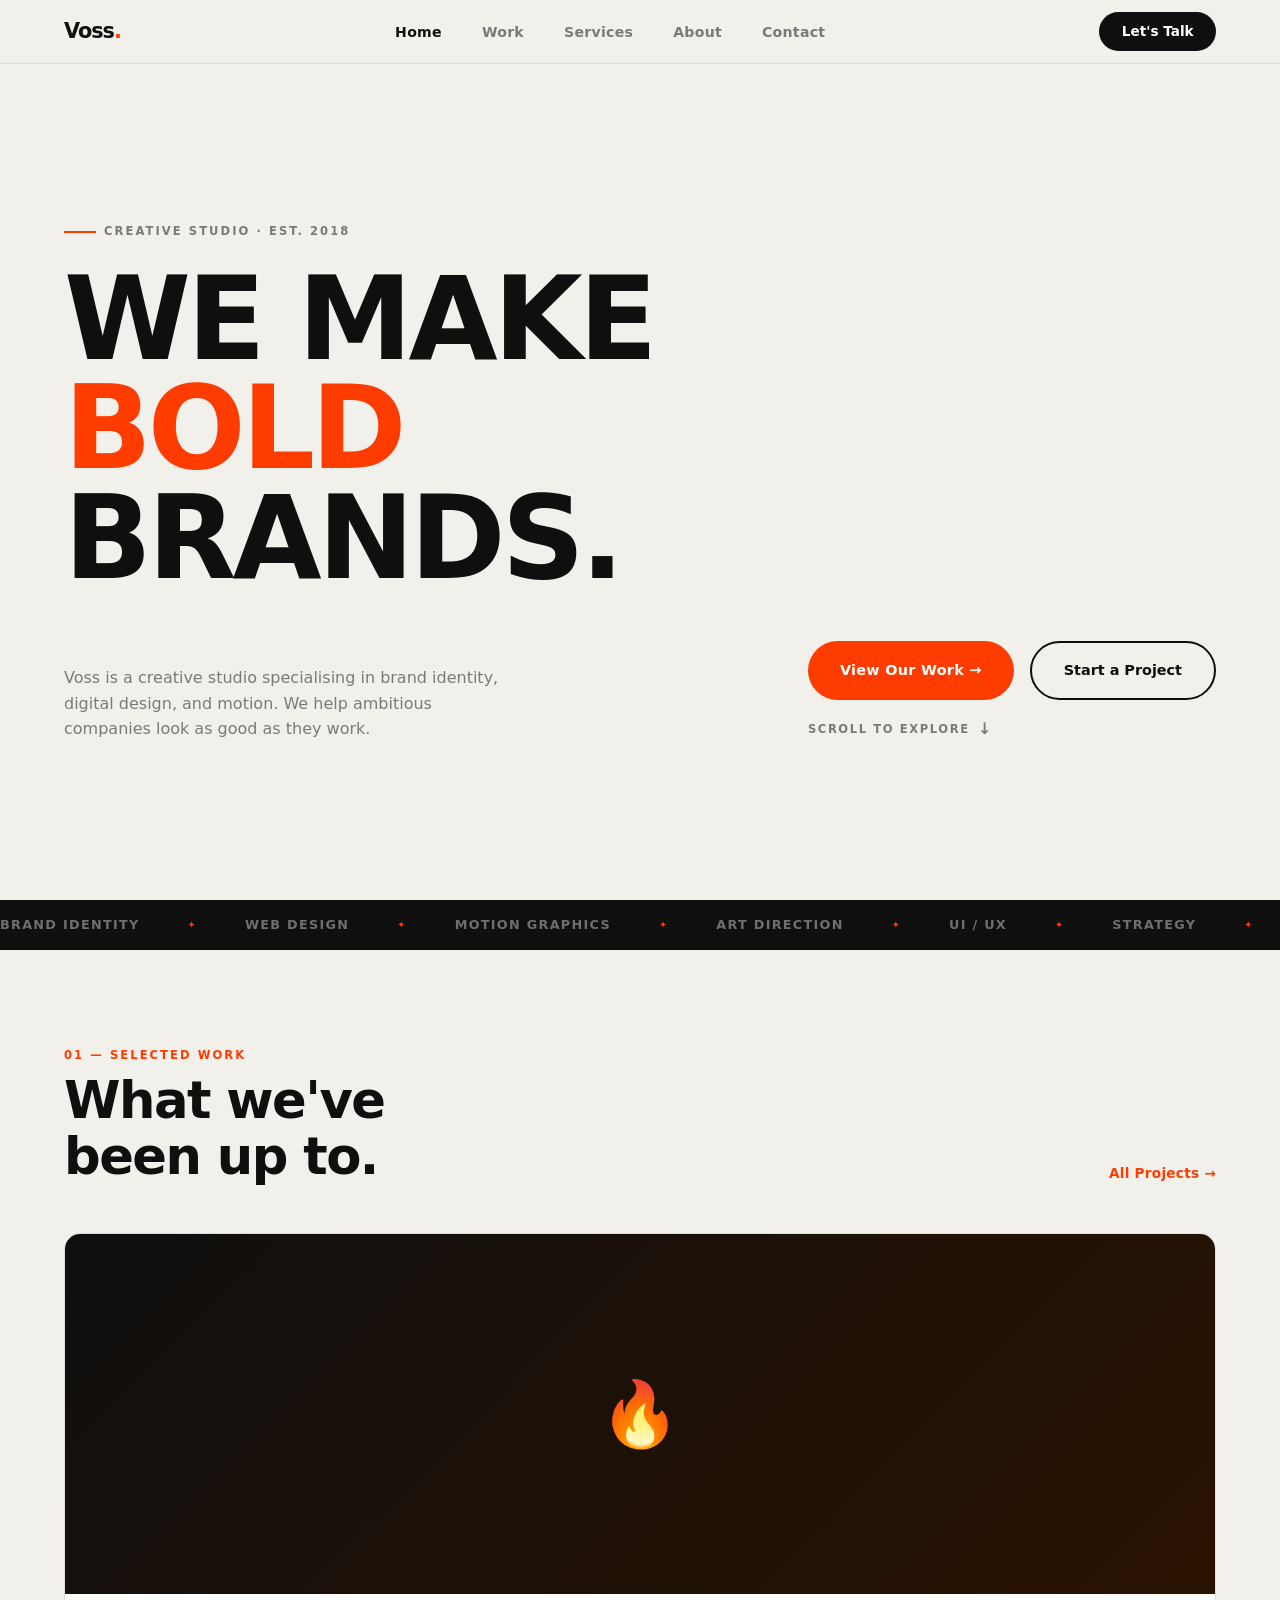
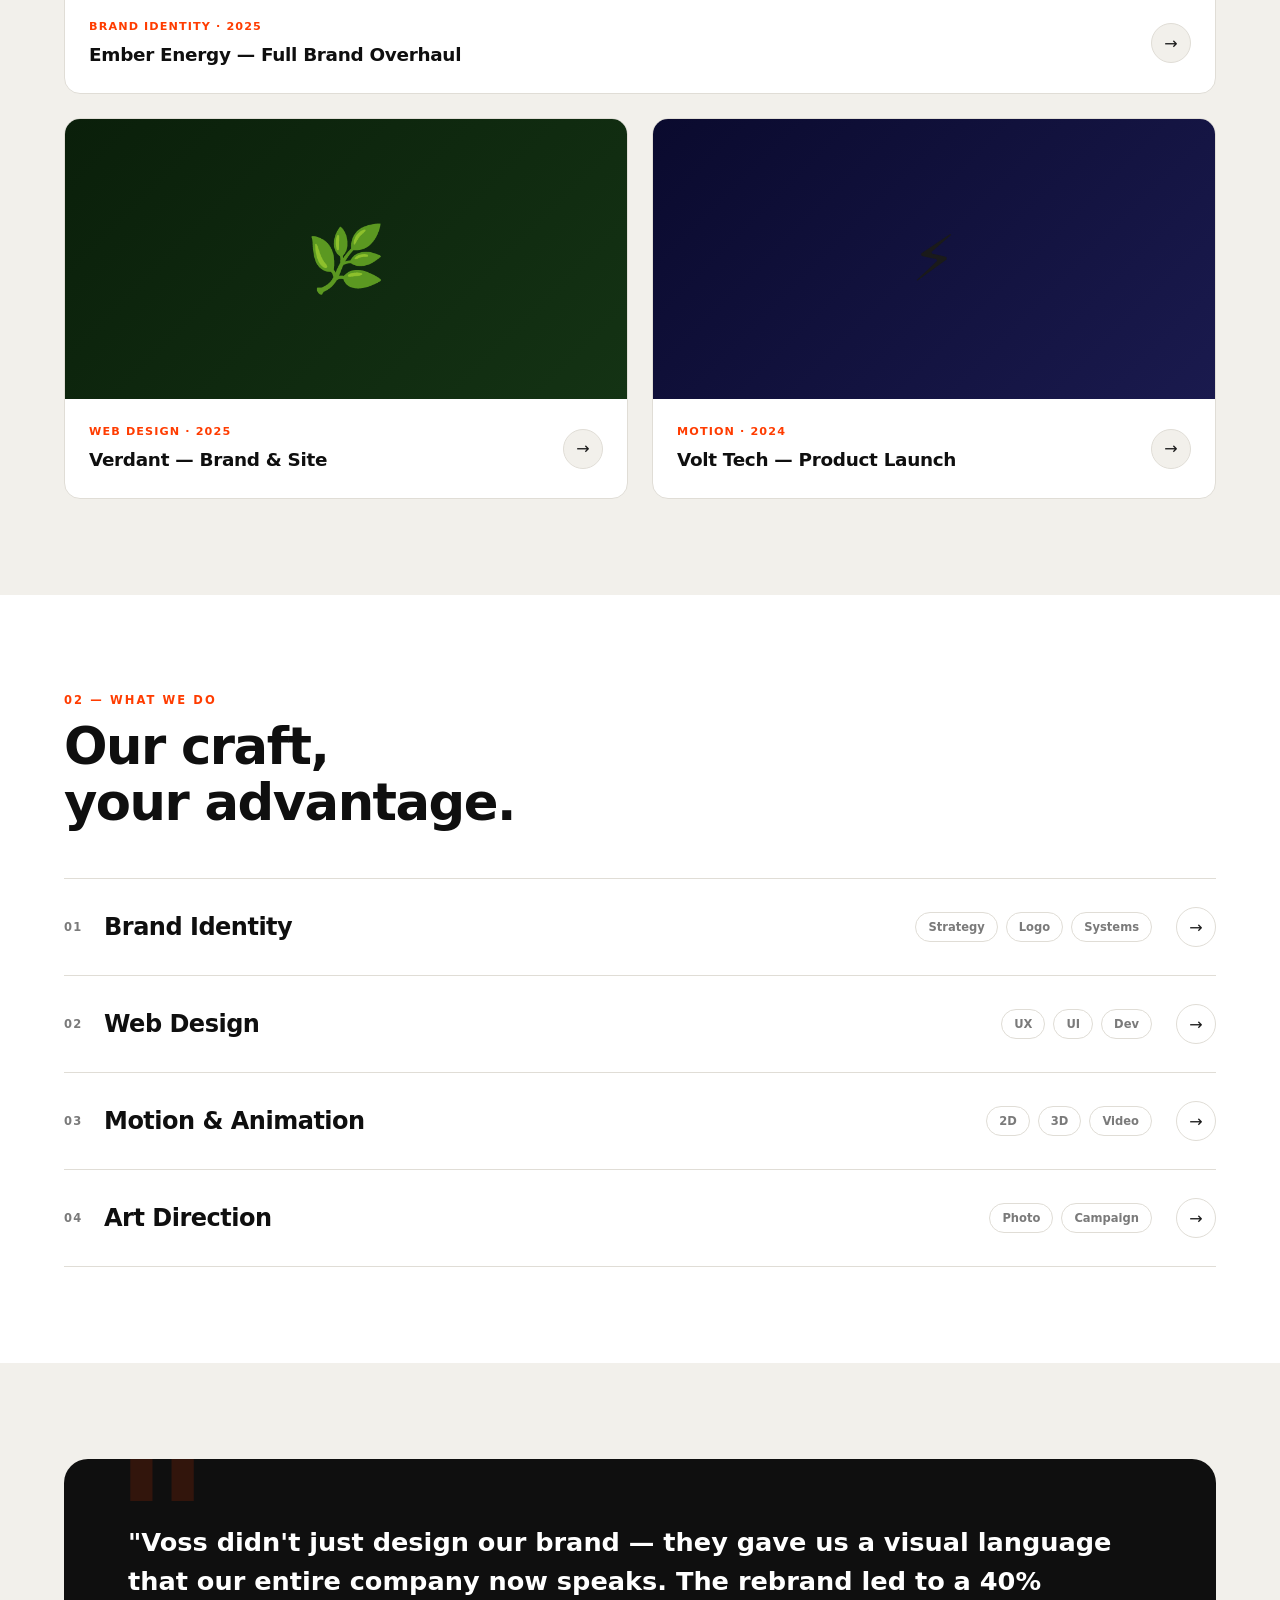
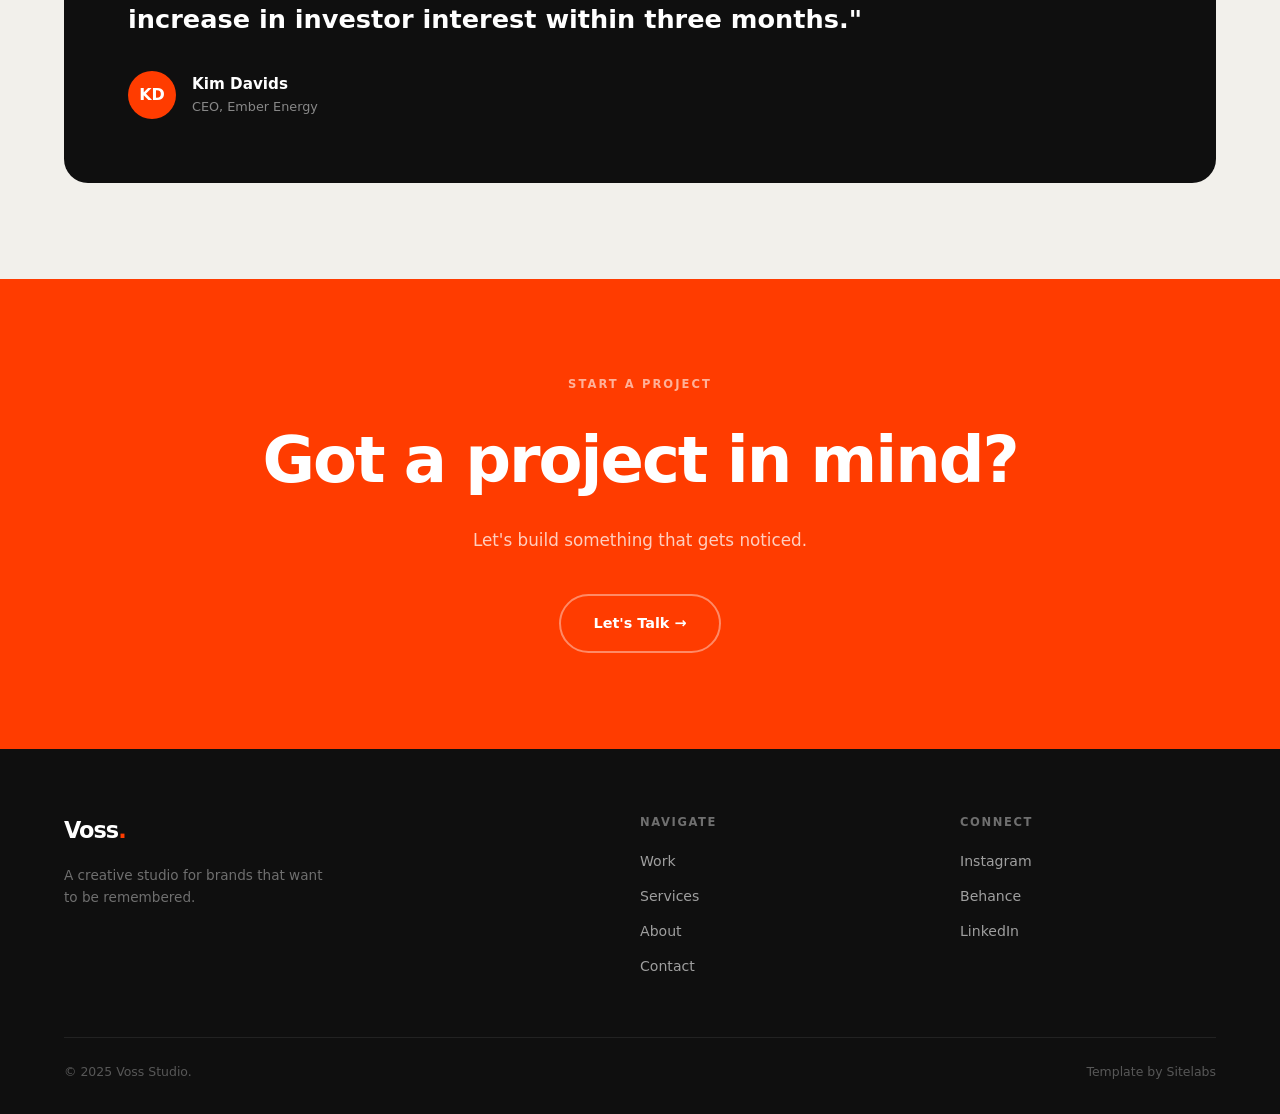
<file: index.html>
<!DOCTYPE html>
<html lang="en">
<head>
  <meta charset="UTF-8" />
  <meta name="viewport" content="width=device-width, initial-scale=1.0" />
  <title>Voss Studio — Creative Agency</title>
  <link rel="stylesheet" href="style.css" />
</head>
<body>

<nav>
  <a href="/" class="nav-logo">Voss<span>.</span></a>
  <ul class="nav-links">
    <li><a href="/" class="active">Home</a></li>
    <li><a href="/work.html">Work</a></li>
    <li><a href="/services.html">Services</a></li>
    <li><a href="/about.html">About</a></li>
    <li><a href="/contact.html">Contact</a></li>
  </ul>
  <a href="/contact.html" class="nav-cta">Let's Talk</a>
  <div class="hamburger"><span></span><span></span><span></span></div>
</nav>

<section class="hero">
  <div class="hero-inner">
    <div class="hero-eyebrow">Creative Studio · Est. 2018</div>
    <h1>We make<br /><em>bold</em><br />brands.</h1>
    <div class="hero-bottom">
      <p class="hero-desc">Voss is a creative studio specialising in brand identity, digital design, and motion. We help ambitious companies look as good as they work.</p>
      <div>
        <div class="hero-actions" style="margin-bottom:1rem;">
          <a href="/work.html" class="btn-primary">View Our Work →</a>
          <a href="/contact.html" class="btn-outline">Start a Project</a>
        </div>
        <div class="hero-scroll">Scroll to explore</div>
      </div>
    </div>
  </div>
</section>

<div class="marquee-wrap">
  <div class="marquee-track">
    <span class="marquee-item">Brand Identity</span>
    <span class="marquee-item">Web Design</span>
    <span class="marquee-item">Motion Graphics</span>
    <span class="marquee-item">Art Direction</span>
    <span class="marquee-item">UI / UX</span>
    <span class="marquee-item">Strategy</span>
    <span class="marquee-item">Brand Identity</span>
    <span class="marquee-item">Web Design</span>
    <span class="marquee-item">Motion Graphics</span>
    <span class="marquee-item">Art Direction</span>
    <span class="marquee-item">UI / UX</span>
    <span class="marquee-item">Strategy</span>
  </div>
</div>

<!-- WORK PREVIEW -->
<section style="background:var(--bg)">
  <div class="container">
    <div style="display:flex; justify-content:space-between; align-items:flex-end; margin-bottom:0; flex-wrap:wrap; gap:1rem;">
      <div><div class="section-num">01 — Selected Work</div><h2 class="section-title">What we've<br />been up to.</h2></div>
      <a href="/work.html" style="font-size:.85rem; font-weight:800; color:var(--accent); letter-spacing:.02em;">All Projects →</a>
    </div>
    <div class="work-grid">
      <div class="work-card work-card--wide" onclick="window.location='work.html'">
        <div class="wc-img" style="background:linear-gradient(135deg, #0f0f0f, #2a1200)">🔥</div>
        <div class="wc-body">
          <div class="wc-info"><div class="wc-tag">Brand Identity · 2025</div><h3>Ember Energy — Full Brand Overhaul</h3></div>
          <div class="wc-arrow">→</div>
        </div>
      </div>
      <div class="work-card" onclick="window.location='work.html'">
        <div class="wc-img" style="background:linear-gradient(135deg, #0a1f0a, #143314)">🌿</div>
        <div class="wc-body"><div class="wc-info"><div class="wc-tag">Web Design · 2025</div><h3>Verdant — Brand & Site</h3></div><div class="wc-arrow">→</div></div>
      </div>
      <div class="work-card" onclick="window.location='work.html'">
        <div class="wc-img" style="background:linear-gradient(135deg, #0a0a2e, #1a1a4e)">⚡</div>
        <div class="wc-body"><div class="wc-info"><div class="wc-tag">Motion · 2024</div><h3>Volt Tech — Product Launch</h3></div><div class="wc-arrow">→</div></div>
      </div>
    </div>
  </div>
</section>

<!-- SERVICES PREVIEW -->
<section style="background:var(--surface)">
  <div class="container">
    <div class="section-num">02 — What We Do</div>
    <h2 class="section-title">Our craft,<br />your advantage.</h2>
    <div class="services-list">
      <div class="srv-row"><span class="sr-num">01</span><span class="sr-name">Brand Identity</span><div class="sr-tags"><span class="sr-tag">Strategy</span><span class="sr-tag">Logo</span><span class="sr-tag">Systems</span></div><div class="sr-arrow">→</div></div>
      <div class="srv-row"><span class="sr-num">02</span><span class="sr-name">Web Design</span><div class="sr-tags"><span class="sr-tag">UX</span><span class="sr-tag">UI</span><span class="sr-tag">Dev</span></div><div class="sr-arrow">→</div></div>
      <div class="srv-row"><span class="sr-num">03</span><span class="sr-name">Motion & Animation</span><div class="sr-tags"><span class="sr-tag">2D</span><span class="sr-tag">3D</span><span class="sr-tag">Video</span></div><div class="sr-arrow">→</div></div>
      <div class="srv-row"><span class="sr-num">04</span><span class="sr-name">Art Direction</span><div class="sr-tags"><span class="sr-tag">Photo</span><span class="sr-tag">Campaign</span></div><div class="sr-arrow">→</div></div>
    </div>
  </div>
</section>

<!-- TESTIMONIAL -->
<section style="background:var(--bg)">
  <div class="container">
    <div class="testimonial-block">
      <p class="tb-text">"Voss didn't just design our brand — they gave us a visual language that our entire company now speaks. The rebrand led to a 40% increase in investor interest within three months."</p>
      <div class="tb-author">
        <div class="tb-avatar">KD</div>
        <div><div class="tb-name">Kim Davids</div><div class="tb-role">CEO, Ember Energy</div></div>
      </div>
    </div>
  </div>
</section>

<!-- CTA -->
<section style="background:var(--accent); text-align:center;">
  <div class="container">
    <div style="font-size:.72rem; font-weight:800; text-transform:uppercase; letter-spacing:.18em; color:rgba(255,255,255,.6); margin-bottom:1rem;">Start a project</div>
    <h2 style="font-size:clamp(2rem,5vw,4rem); font-weight:900; color:white; letter-spacing:-2px; margin-bottom:1rem;">Got a project in mind?</h2>
    <p style="color:rgba(255,255,255,.75); margin-bottom:2.5rem; font-size:1.05rem;">Let's build something that gets noticed.</p>
    <a href="/contact.html" class="btn-outline" style="border-color:rgba(255,255,255,.4); color:white;" onmouseover="this.style.background='rgba(255,255,255,.15)'" onmouseout="this.style.background='none'">Let's Talk →</a>
  </div>
</section>

<footer>
  <div class="footer-grid">
    <div class="footer-brand"><div class="footer-logo">Voss<span>.</span></div><p>A creative studio for brands that want to be remembered.</p></div>
    <div class="footer-col"><h4>Navigate</h4><ul><li><a href="/work.html">Work</a></li><li><a href="/services.html">Services</a></li><li><a href="/about.html">About</a></li><li><a href="/contact.html">Contact</a></li></ul></div>
    <div class="footer-col"><h4>Connect</h4><ul><li><a href="#">Instagram</a></li><li><a href="#">Behance</a></li><li><a href="#">LinkedIn</a></li></ul></div>
  </div>
  <div class="footer-bottom"><span>© 2025 Voss Studio.</span><span>Template by Sitelabs</span></div>
</footer>

<script src="main.js"></script>
</body>
</html>
</file>
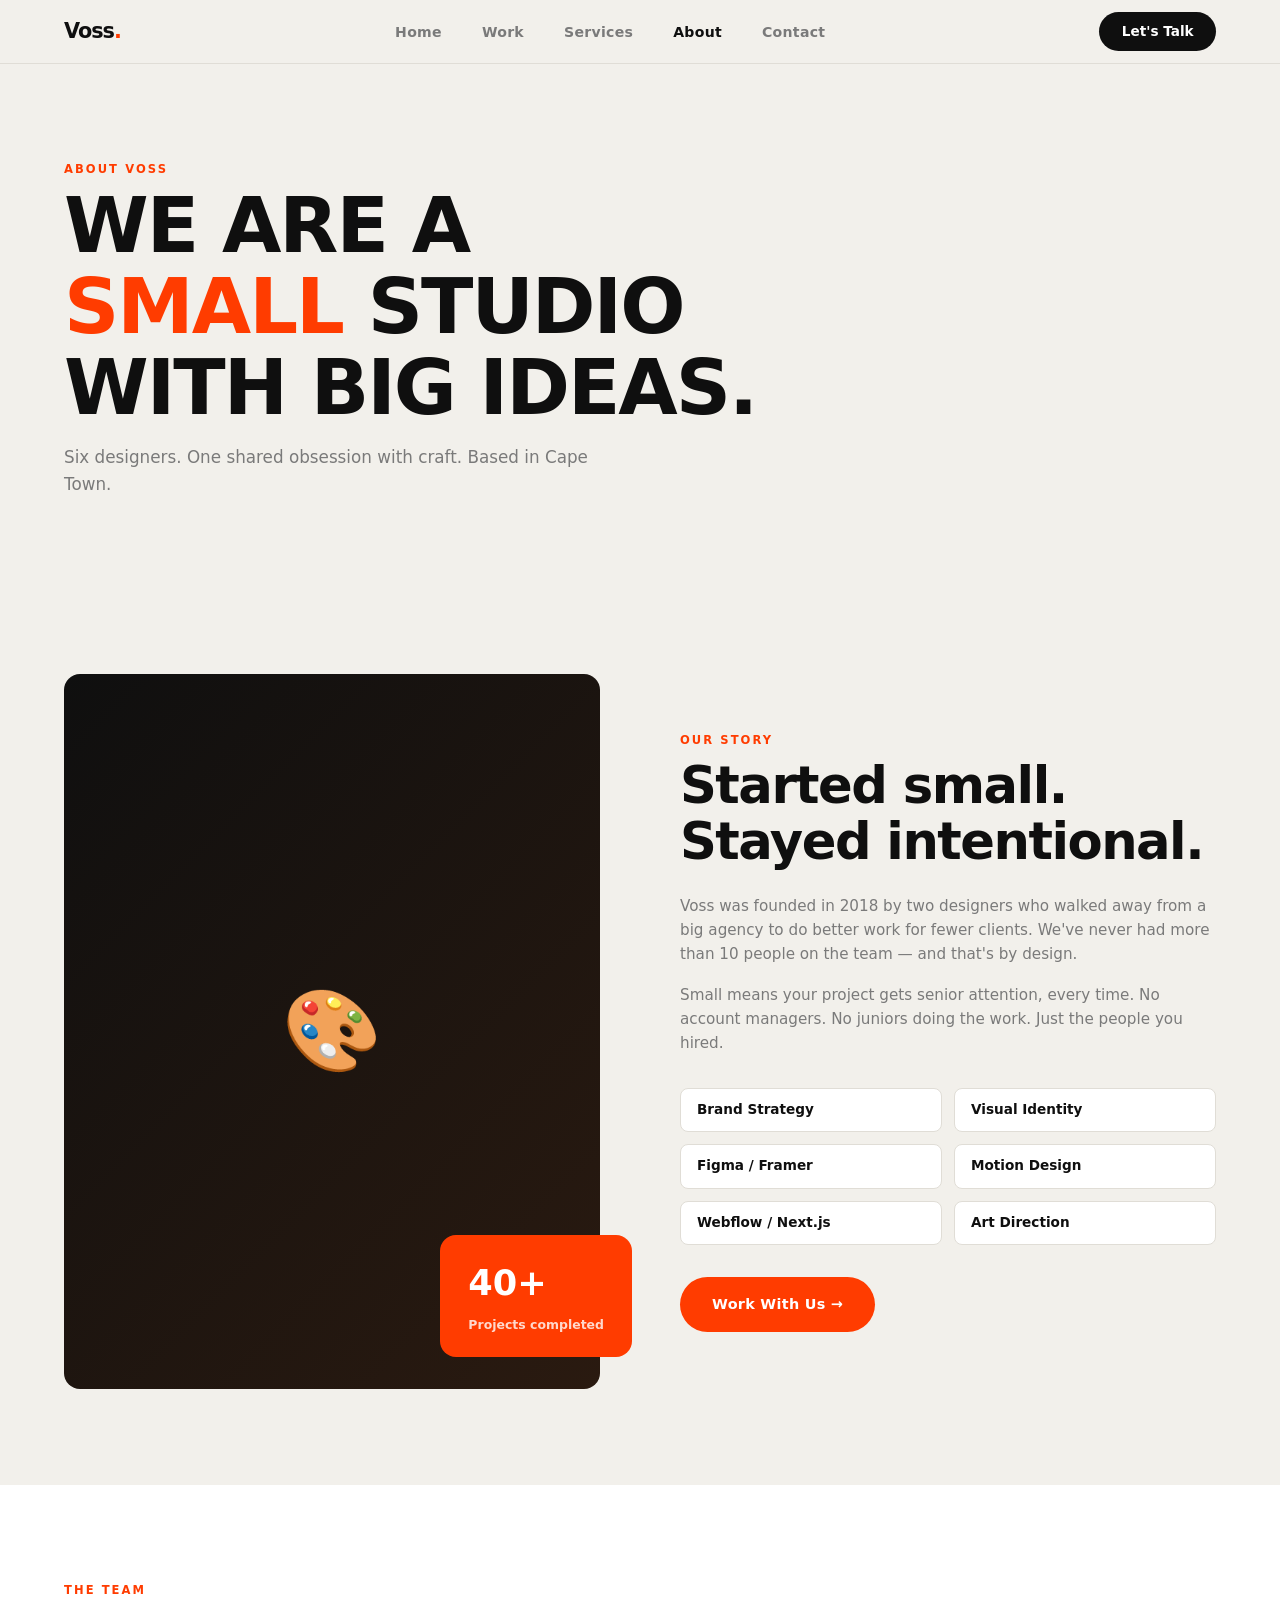
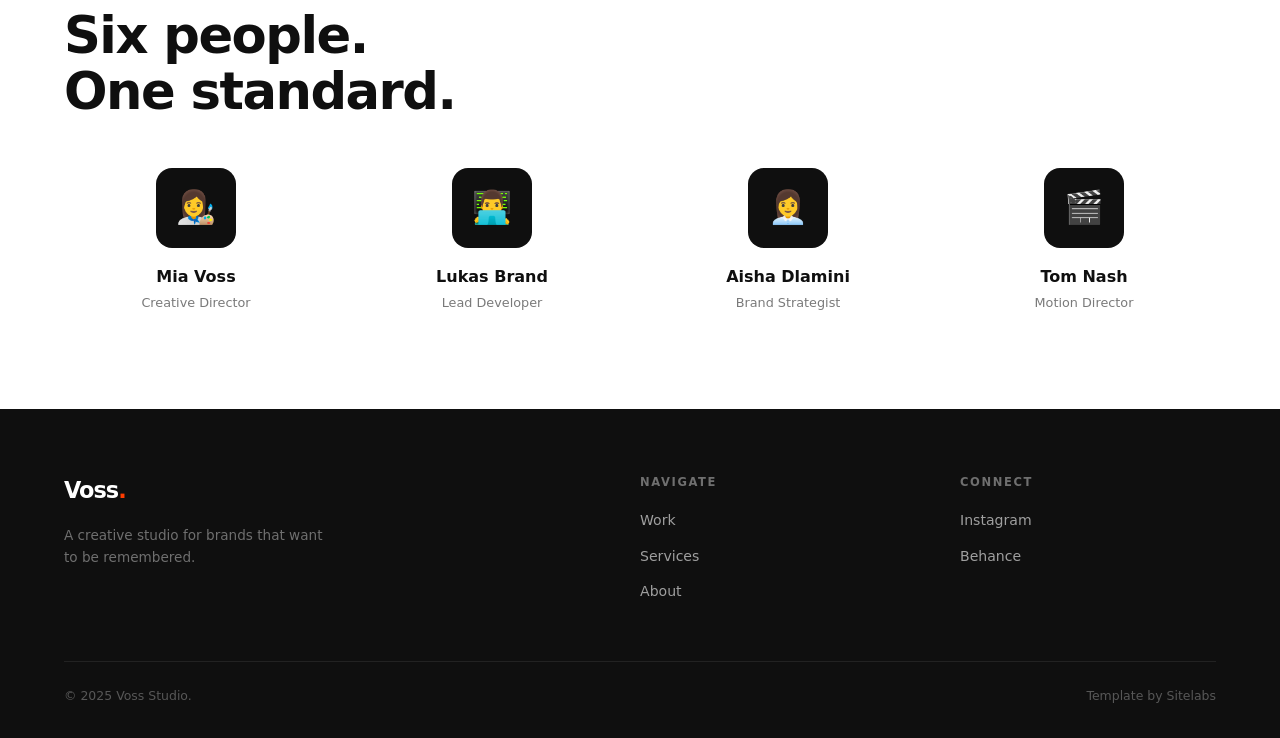
<file: about.html>
<!DOCTYPE html>
<html lang="en">
<head>
  <meta charset="UTF-8" />
  <meta name="viewport" content="width=device-width, initial-scale=1.0" />
  <title>Voss Studio — About</title>
  <link rel="stylesheet" href="style.css" />
</head>
<body>

<nav>
  <a href="/" class="nav-logo">Voss<span>.</span></a>
  <ul class="nav-links">
    <li><a href="/">Home</a></li>
    <li><a href="/work.html">Work</a></li>
    <li><a href="/services.html">Services</a></li>
    <li><a href="/about.html" class="active">About</a></li>
    <li><a href="/contact.html">Contact</a></li>
  </ul>
  <a href="/contact.html" class="nav-cta">Let's Talk</a>
  <div class="hamburger"><span></span><span></span><span></span></div>
</nav>

<div class="page-hero">
  <div class="page-hero-inner">
    <div class="section-num">About Voss</div>
    <h1>We are a<br /><em>small</em> studio<br />with big ideas.</h1>
    <p>Six designers. One shared obsession with craft. Based in Cape Town.</p>
  </div>
</div>

<section style="background:var(--bg)">
  <div class="container">
    <div class="about-grid">
      <div class="about-visual">
        <div class="about-img-main">🎨</div>
        <div class="about-stat-pill"><span class="asp-num">40+</span><span class="asp-label">Projects completed</span></div>
      </div>
      <div class="about-body">
        <div class="section-num">Our Story</div>
        <h2 class="section-title">Started small.<br />Stayed intentional.</h2>
        <p>Voss was founded in 2018 by two designers who walked away from a big agency to do better work for fewer clients. We've never had more than 10 people on the team — and that's by design.</p>
        <p>Small means your project gets senior attention, every time. No account managers. No juniors doing the work. Just the people you hired.</p>
        <div class="skills-grid">
          <div class="skill-pill">Brand Strategy</div>
          <div class="skill-pill">Visual Identity</div>
          <div class="skill-pill">Figma / Framer</div>
          <div class="skill-pill">Motion Design</div>
          <div class="skill-pill">Webflow / Next.js</div>
          <div class="skill-pill">Art Direction</div>
        </div>
        <a href="/contact.html" class="btn-primary">Work With Us →</a>
      </div>
    </div>
  </div>
</section>

<section style="background:var(--surface)">
  <div class="container">
    <div class="section-num">The Team</div>
    <h2 class="section-title" style="margin-bottom:3rem">Six people.<br />One standard.</h2>
    <div style="display:grid; grid-template-columns:repeat(auto-fit, minmax(200px,1fr)); gap:2rem;">
      <div style="text-align:center;">
        <div style="width:80px; height:80px; background:var(--dark); border-radius:16px; display:flex; align-items:center; justify-content:center; font-size:2rem; margin:0 auto 1rem;">👩‍🎨</div>
        <div style="font-weight:800; color:var(--dark)">Mia Voss</div>
        <div style="font-size:.8rem; color:var(--muted); margin-top:.2rem;">Creative Director</div>
      </div>
      <div style="text-align:center;">
        <div style="width:80px; height:80px; background:var(--dark); border-radius:16px; display:flex; align-items:center; justify-content:center; font-size:2rem; margin:0 auto 1rem;">👨‍💻</div>
        <div style="font-weight:800; color:var(--dark)">Lukas Brand</div>
        <div style="font-size:.8rem; color:var(--muted); margin-top:.2rem;">Lead Developer</div>
      </div>
      <div style="text-align:center;">
        <div style="width:80px; height:80px; background:var(--dark); border-radius:16px; display:flex; align-items:center; justify-content:center; font-size:2rem; margin:0 auto 1rem;">👩‍💼</div>
        <div style="font-weight:800; color:var(--dark)">Aisha Dlamini</div>
        <div style="font-size:.8rem; color:var(--muted); margin-top:.2rem;">Brand Strategist</div>
      </div>
      <div style="text-align:center;">
        <div style="width:80px; height:80px; background:var(--dark); border-radius:16px; display:flex; align-items:center; justify-content:center; font-size:2rem; margin:0 auto 1rem;">🎬</div>
        <div style="font-weight:800; color:var(--dark)">Tom Nash</div>
        <div style="font-size:.8rem; color:var(--muted); margin-top:.2rem;">Motion Director</div>
      </div>
    </div>
  </div>
</section>

<footer>
  <div class="footer-grid">
    <div class="footer-brand"><div class="footer-logo">Voss<span>.</span></div><p>A creative studio for brands that want to be remembered.</p></div>
    <div class="footer-col"><h4>Navigate</h4><ul><li><a href="/work.html">Work</a></li><li><a href="/services.html">Services</a></li><li><a href="/about.html">About</a></li></ul></div>
    <div class="footer-col"><h4>Connect</h4><ul><li><a href="#">Instagram</a></li><li><a href="#">Behance</a></li></ul></div>
  </div>
  <div class="footer-bottom"><span>© 2025 Voss Studio.</span><span>Template by Sitelabs</span></div>
</footer>

<script src="main.js"></script>
</body>
</html>
</file>
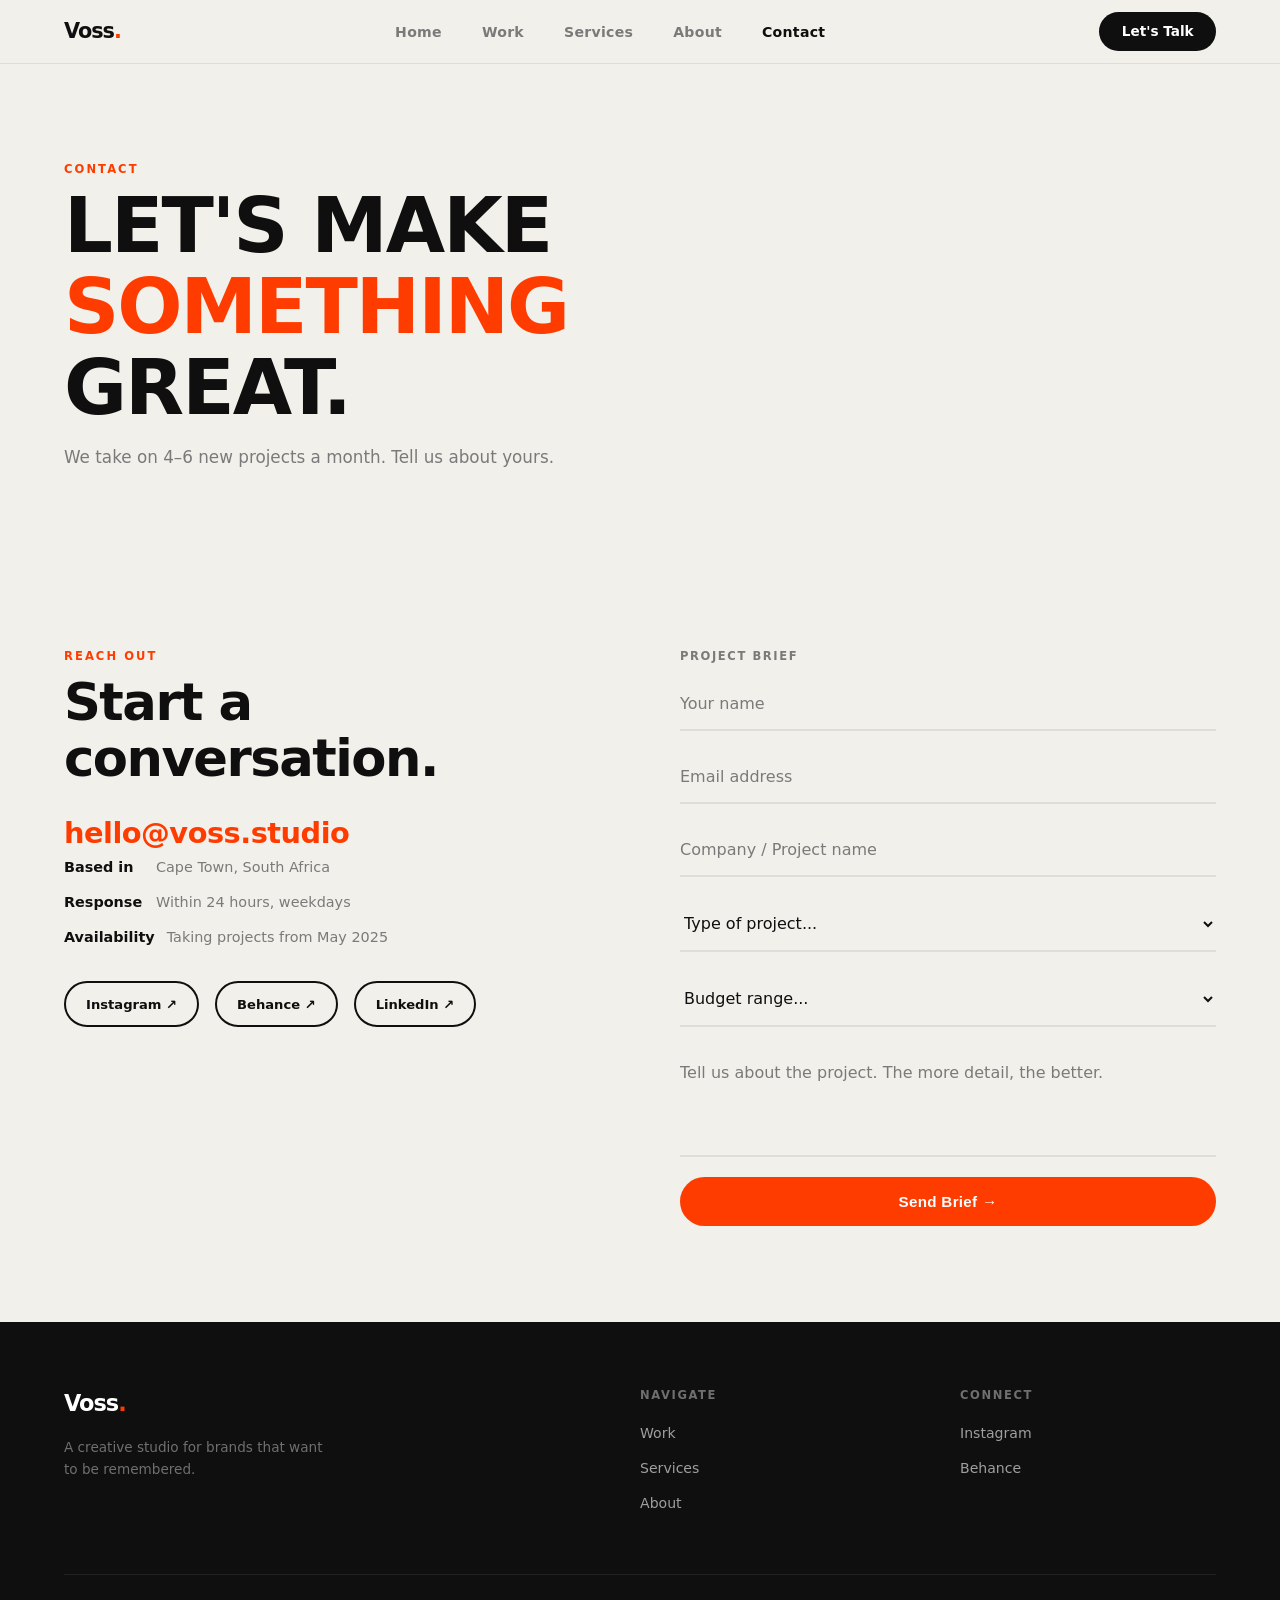
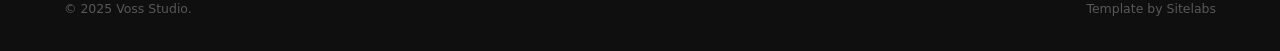
<file: contact.html>
<!DOCTYPE html>
<html lang="en">
<head>
  <meta charset="UTF-8" />
  <meta name="viewport" content="width=device-width, initial-scale=1.0" />
  <title>Voss Studio — Contact</title>
  <link rel="stylesheet" href="style.css" />
</head>
<body>

<nav>
  <a href="/" class="nav-logo">Voss<span>.</span></a>
  <ul class="nav-links">
    <li><a href="/">Home</a></li>
    <li><a href="/work.html">Work</a></li>
    <li><a href="/services.html">Services</a></li>
    <li><a href="/about.html">About</a></li>
    <li><a href="/contact.html" class="active">Contact</a></li>
  </ul>
  <a href="/contact.html" class="nav-cta">Let's Talk</a>
  <div class="hamburger"><span></span><span></span><span></span></div>
</nav>

<div class="page-hero">
  <div class="page-hero-inner">
    <div class="section-num">Contact</div>
    <h1>Let's make<br /><em>something</em><br />great.</h1>
    <p>We take on 4–6 new projects a month. Tell us about yours.</p>
  </div>
</div>

<section style="background:var(--bg)">
  <div class="container">
    <div class="contact-big">
      <div class="cb-left">
        <div class="section-num">Reach Out</div>
        <h2 class="section-title" style="margin:.5rem 0 1.5rem;">Start a<br />conversation.</h2>
        <a href="mailto:hello@voss.studio" class="cb-email">hello@voss.studio</a>
        <div class="cb-detail"><strong>Based in</strong> Cape Town, South Africa</div>
        <div class="cb-detail"><strong>Response</strong> Within 24 hours, weekdays</div>
        <div class="cb-detail"><strong>Availability</strong> Taking projects from May 2025</div>
        <div style="margin-top:2rem; display:flex; gap:1rem;">
          <a href="#" class="btn-outline" style="font-size:.82rem; padding:.65rem 1.25rem;">Instagram ↗</a>
          <a href="#" class="btn-outline" style="font-size:.82rem; padding:.65rem 1.25rem;">Behance ↗</a>
          <a href="#" class="btn-outline" style="font-size:.82rem; padding:.65rem 1.25rem;">LinkedIn ↗</a>
        </div>
      </div>
      <div>
        <div style="margin-bottom:.75rem; font-size:.72rem; font-weight:800; text-transform:uppercase; letter-spacing:.14em; color:var(--muted)">Project Brief</div>
        <div class="contact-form-clean">
          <input type="text" placeholder="Your name" class="cfc-field" />
          <input type="email" placeholder="Email address" class="cfc-field" />
          <input type="text" placeholder="Company / Project name" class="cfc-field" />
          <select class="cfc-field" style="cursor:pointer;">
            <option value="" disabled selected>Type of project...</option>
            <option>Brand Identity</option>
            <option>Web Design</option>
            <option>Motion / Animation</option>
            <option>Art Direction</option>
            <option>Full package</option>
          </select>
          <select class="cfc-field" style="cursor:pointer;">
            <option value="" disabled selected>Budget range...</option>
            <option>Under R30,000</option>
            <option>R30,000 – R80,000</option>
            <option>R80,000 – R200,000</option>
            <option>R200,000+</option>
          </select>
          <textarea placeholder="Tell us about the project. The more detail, the better." class="cfc-field" rows="4"></textarea>
          <button class="btn-primary" style="width:100%; justify-content:center; border:none; cursor:pointer; border-radius:100px; font-size:.95rem;">Send Brief →</button>
        </div>
      </div>
    </div>
  </div>
</section>

<footer>
  <div class="footer-grid">
    <div class="footer-brand"><div class="footer-logo">Voss<span>.</span></div><p>A creative studio for brands that want to be remembered.</p></div>
    <div class="footer-col"><h4>Navigate</h4><ul><li><a href="/work.html">Work</a></li><li><a href="/services.html">Services</a></li><li><a href="/about.html">About</a></li></ul></div>
    <div class="footer-col"><h4>Connect</h4><ul><li><a href="#">Instagram</a></li><li><a href="#">Behance</a></li></ul></div>
  </div>
  <div class="footer-bottom"><span>© 2025 Voss Studio.</span><span>Template by Sitelabs</span></div>
</footer>

<script src="main.js"></script>
</body>
</html>
</file>
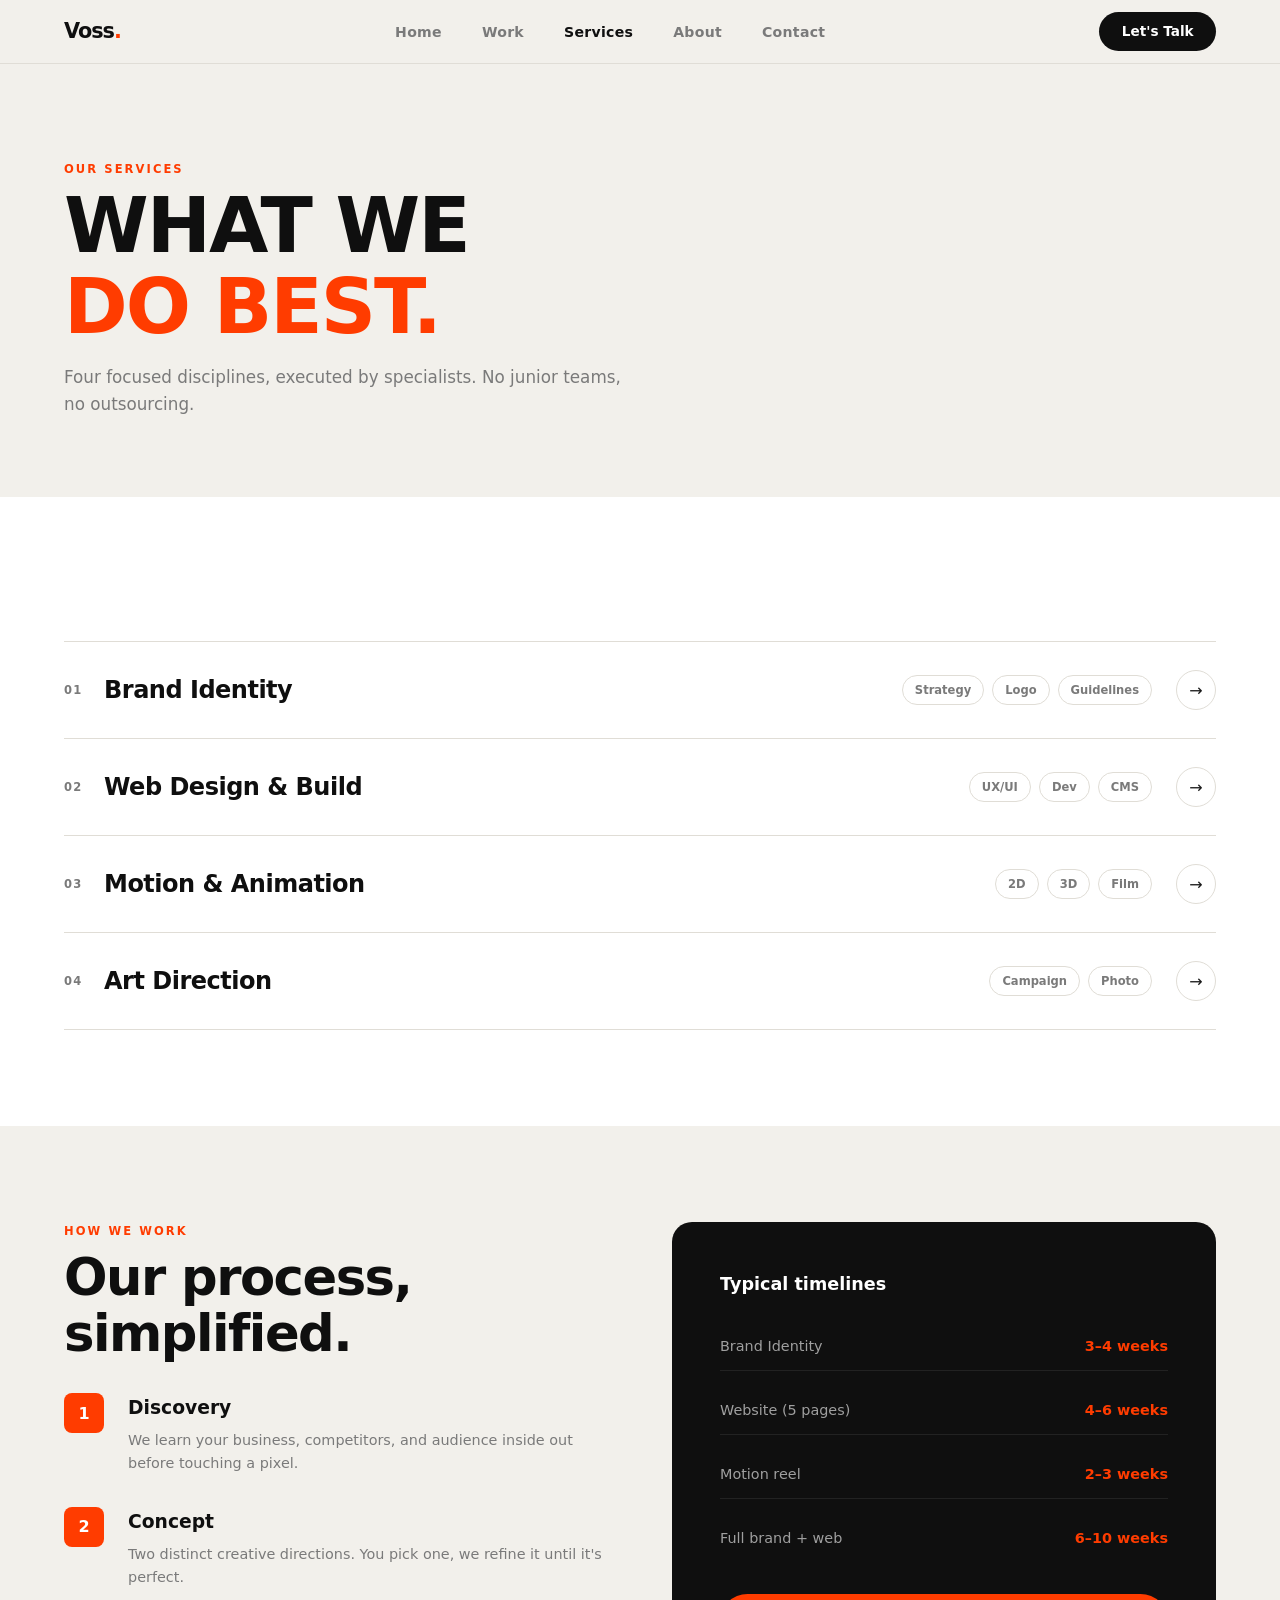
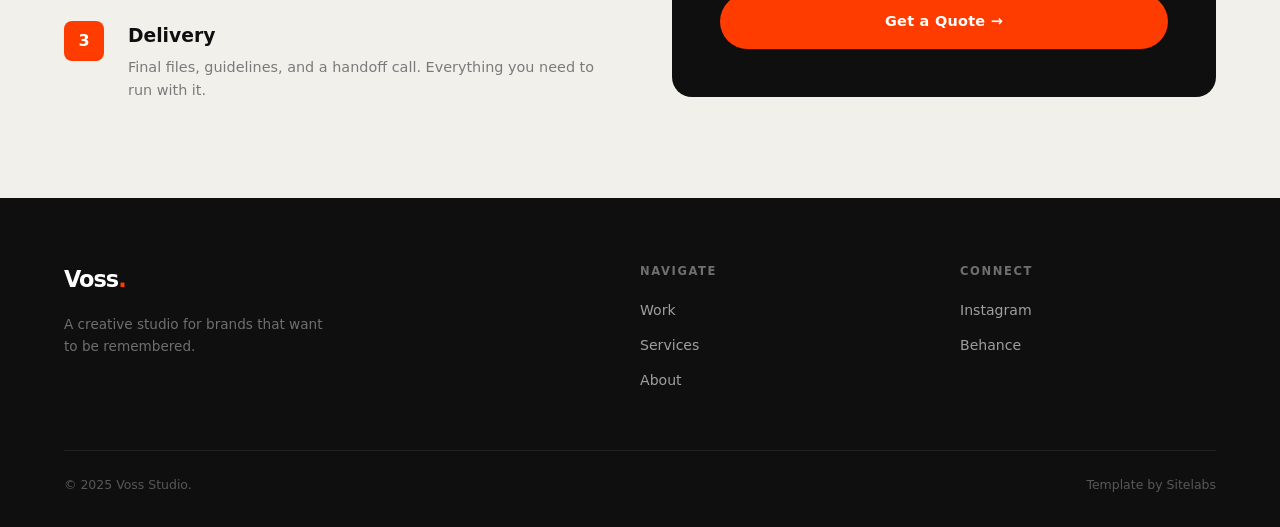
<file: services.html>
<!DOCTYPE html>
<html lang="en">
<head>
  <meta charset="UTF-8" />
  <meta name="viewport" content="width=device-width, initial-scale=1.0" />
  <title>Voss Studio — Services</title>
  <link rel="stylesheet" href="style.css" />
</head>
<body>

<nav>
  <a href="/" class="nav-logo">Voss<span>.</span></a>
  <ul class="nav-links">
    <li><a href="/">Home</a></li>
    <li><a href="/work.html">Work</a></li>
    <li><a href="/services.html" class="active">Services</a></li>
    <li><a href="/about.html">About</a></li>
    <li><a href="/contact.html">Contact</a></li>
  </ul>
  <a href="/contact.html" class="nav-cta">Let's Talk</a>
  <div class="hamburger"><span></span><span></span><span></span></div>
</nav>

<div class="page-hero">
  <div class="page-hero-inner">
    <div class="section-num">Our Services</div>
    <h1>What we<br /><em>do best.</em></h1>
    <p>Four focused disciplines, executed by specialists. No junior teams, no outsourcing.</p>
  </div>
</div>

<section style="background:var(--surface)">
  <div class="container">
    <div class="services-list">
      <div class="srv-row">
        <span class="sr-num">01</span>
        <span class="sr-name">Brand Identity</span>
        <div class="sr-tags"><span class="sr-tag">Strategy</span><span class="sr-tag">Logo</span><span class="sr-tag">Guidelines</span></div>
        <div class="sr-arrow">→</div>
      </div>
      <div class="srv-row">
        <span class="sr-num">02</span>
        <span class="sr-name">Web Design & Build</span>
        <div class="sr-tags"><span class="sr-tag">UX/UI</span><span class="sr-tag">Dev</span><span class="sr-tag">CMS</span></div>
        <div class="sr-arrow">→</div>
      </div>
      <div class="srv-row">
        <span class="sr-num">03</span>
        <span class="sr-name">Motion & Animation</span>
        <div class="sr-tags"><span class="sr-tag">2D</span><span class="sr-tag">3D</span><span class="sr-tag">Film</span></div>
        <div class="sr-arrow">→</div>
      </div>
      <div class="srv-row">
        <span class="sr-num">04</span>
        <span class="sr-name">Art Direction</span>
        <div class="sr-tags"><span class="sr-tag">Campaign</span><span class="sr-tag">Photo</span></div>
        <div class="sr-arrow">→</div>
      </div>
    </div>
  </div>
</section>

<section style="background:var(--bg)">
  <div class="container">
    <div style="display:grid; grid-template-columns:1fr 1fr; gap:4rem; align-items:start;">
      <div>
        <div class="section-num">How We Work</div>
        <h2 class="section-title" style="margin:.5rem 0 2rem;">Our process,<br />simplified.</h2>
        <div style="display:flex; flex-direction:column; gap:2rem;">
          <div style="display:flex; gap:1.5rem; align-items:flex-start;">
            <div style="width:40px; height:40px; background:var(--accent); color:white; border-radius:8px; display:flex; align-items:center; justify-content:center; font-weight:900; flex-shrink:0;">1</div>
            <div><h3 style="font-weight:800; color:var(--dark); margin-bottom:.35rem;">Discovery</h3><p style="color:var(--muted); font-size:.9rem;">We learn your business, competitors, and audience inside out before touching a pixel.</p></div>
          </div>
          <div style="display:flex; gap:1.5rem; align-items:flex-start;">
            <div style="width:40px; height:40px; background:var(--accent); color:white; border-radius:8px; display:flex; align-items:center; justify-content:center; font-weight:900; flex-shrink:0;">2</div>
            <div><h3 style="font-weight:800; color:var(--dark); margin-bottom:.35rem;">Concept</h3><p style="color:var(--muted); font-size:.9rem;">Two distinct creative directions. You pick one, we refine it until it's perfect.</p></div>
          </div>
          <div style="display:flex; gap:1.5rem; align-items:flex-start;">
            <div style="width:40px; height:40px; background:var(--accent); color:white; border-radius:8px; display:flex; align-items:center; justify-content:center; font-weight:900; flex-shrink:0;">3</div>
            <div><h3 style="font-weight:800; color:var(--dark); margin-bottom:.35rem;">Delivery</h3><p style="color:var(--muted); font-size:.9rem;">Final files, guidelines, and a handoff call. Everything you need to run with it.</p></div>
          </div>
        </div>
      </div>
      <div style="background:var(--dark); border-radius:20px; padding:3rem;">
        <h3 style="font-size:1.1rem; font-weight:800; color:white; margin-bottom:1.5rem;">Typical timelines</h3>
        <div style="display:flex; flex-direction:column; gap:1rem;">
          <div style="display:flex; justify-content:space-between; padding:.75rem 0; border-bottom:1px solid rgba(255,255,255,.08); font-size:.9rem;"><span style="color:rgba(255,255,255,.6)">Brand Identity</span><span style="color:var(--accent); font-weight:700;">3–4 weeks</span></div>
          <div style="display:flex; justify-content:space-between; padding:.75rem 0; border-bottom:1px solid rgba(255,255,255,.08); font-size:.9rem;"><span style="color:rgba(255,255,255,.6)">Website (5 pages)</span><span style="color:var(--accent); font-weight:700;">4–6 weeks</span></div>
          <div style="display:flex; justify-content:space-between; padding:.75rem 0; border-bottom:1px solid rgba(255,255,255,.08); font-size:.9rem;"><span style="color:rgba(255,255,255,.6)">Motion reel</span><span style="color:var(--accent); font-weight:700;">2–3 weeks</span></div>
          <div style="display:flex; justify-content:space-between; padding:.75rem 0; font-size:.9rem;"><span style="color:rgba(255,255,255,.6)">Full brand + web</span><span style="color:var(--accent); font-weight:700;">6–10 weeks</span></div>
        </div>
        <a href="/contact.html" class="btn-primary" style="width:100%; justify-content:center; margin-top:2rem; display:flex;">Get a Quote →</a>
      </div>
    </div>
  </div>
</section>

<footer>
  <div class="footer-grid">
    <div class="footer-brand"><div class="footer-logo">Voss<span>.</span></div><p>A creative studio for brands that want to be remembered.</p></div>
    <div class="footer-col"><h4>Navigate</h4><ul><li><a href="/work.html">Work</a></li><li><a href="/services.html">Services</a></li><li><a href="/about.html">About</a></li></ul></div>
    <div class="footer-col"><h4>Connect</h4><ul><li><a href="#">Instagram</a></li><li><a href="#">Behance</a></li></ul></div>
  </div>
  <div class="footer-bottom"><span>© 2025 Voss Studio.</span><span>Template by Sitelabs</span></div>
</footer>

<script src="main.js"></script>
</body>
</html>
</file>
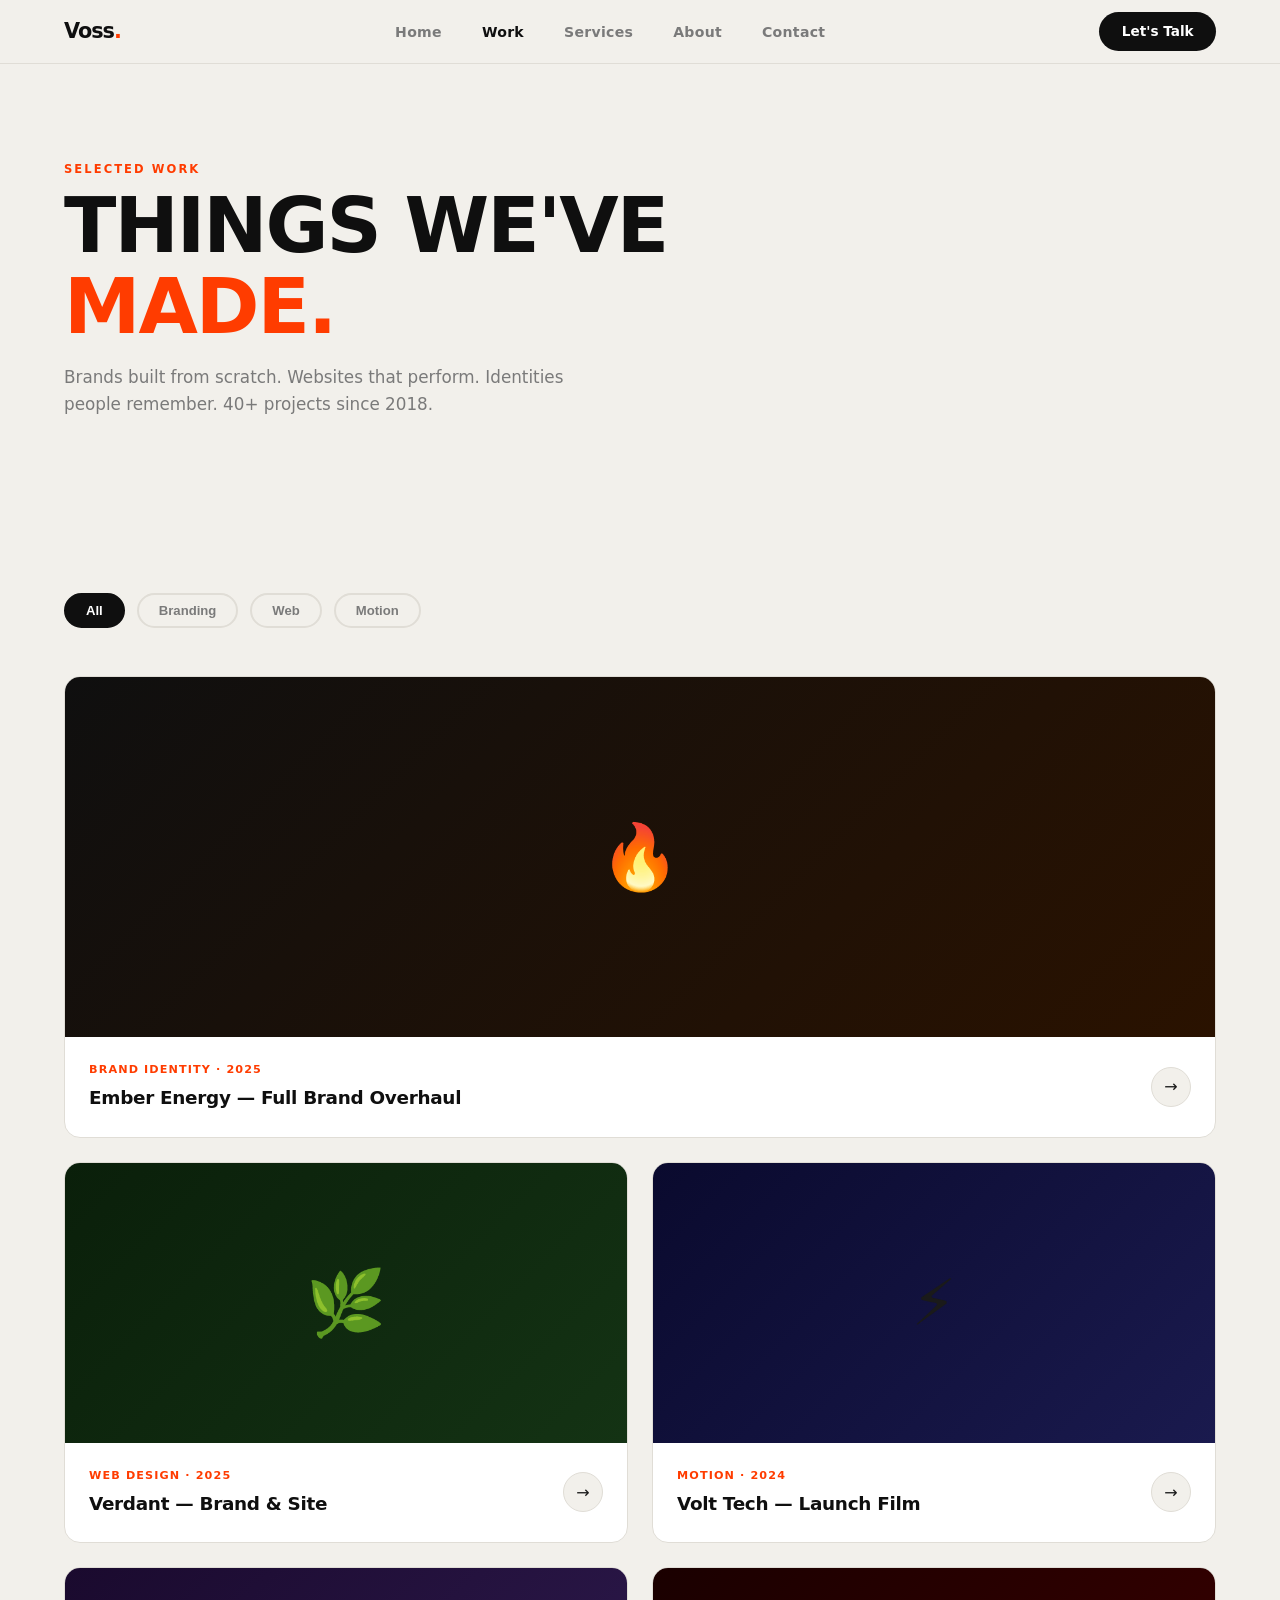
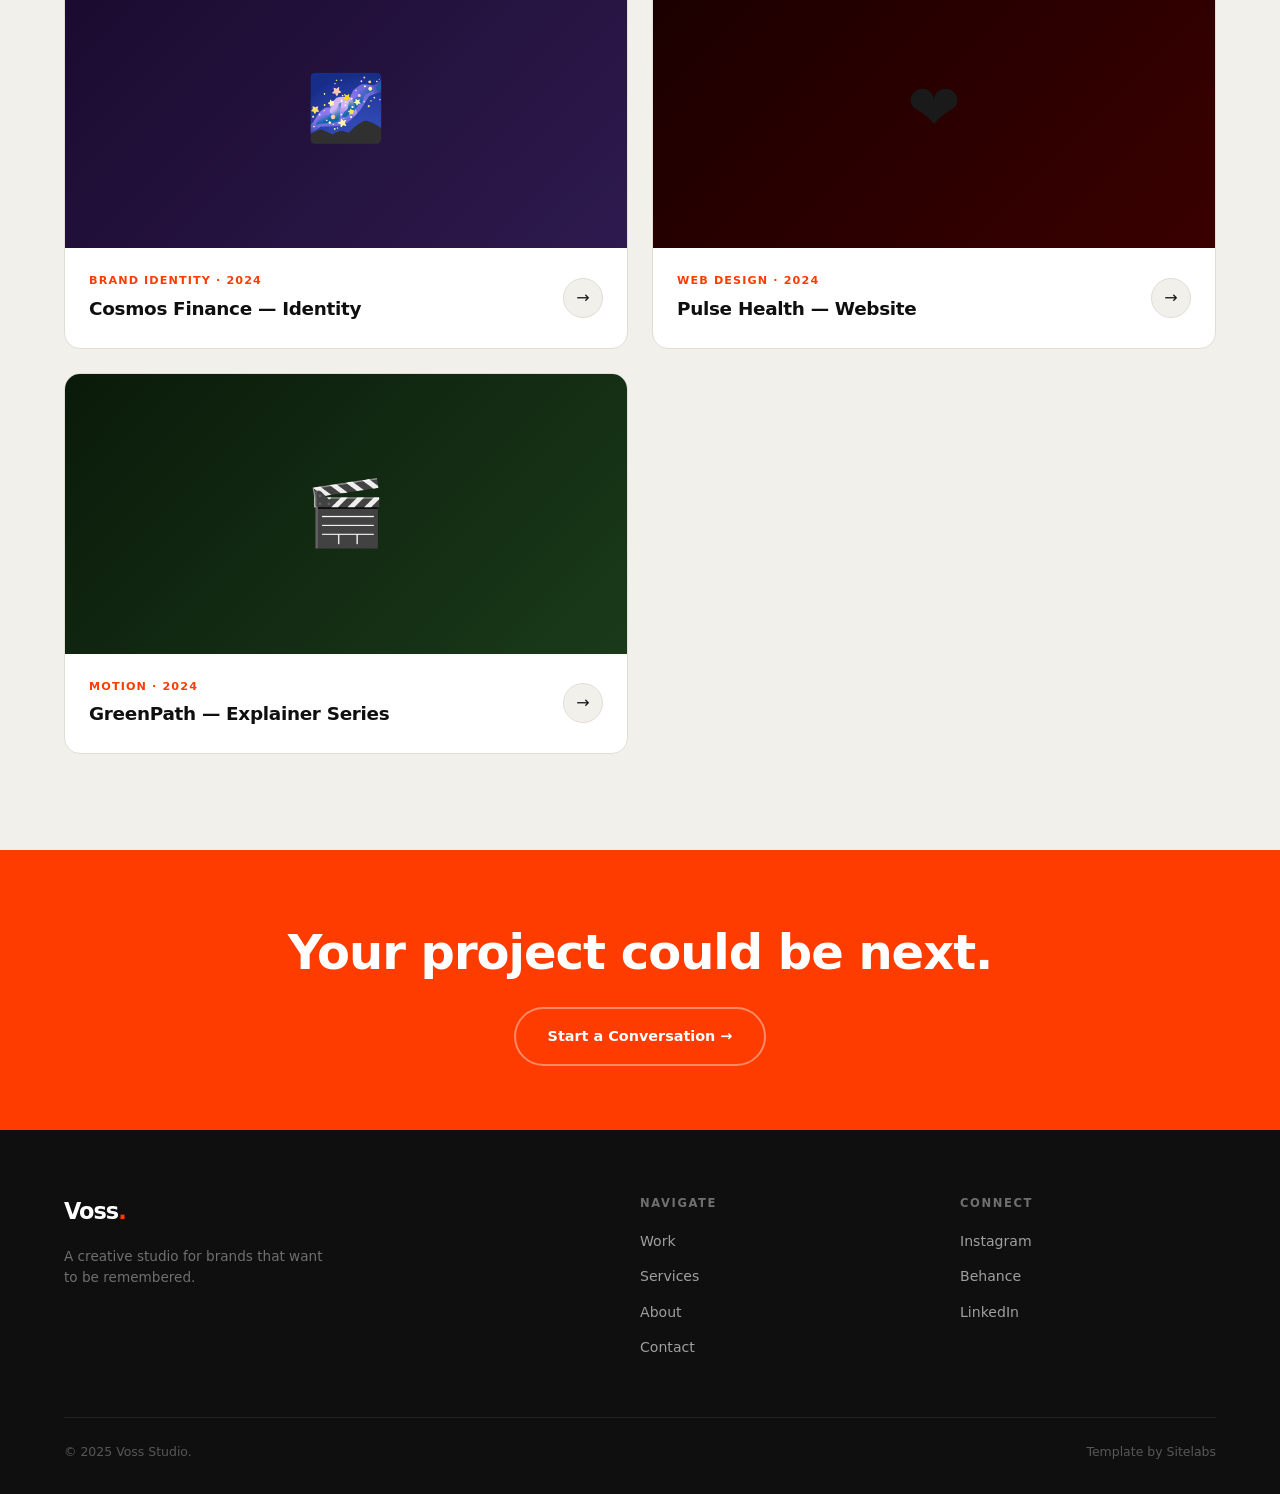
<file: work.html>
<!DOCTYPE html>
<html lang="en">
<head>
  <meta charset="UTF-8" />
  <meta name="viewport" content="width=device-width, initial-scale=1.0" />
  <title>Voss Studio — Work</title>
  <link rel="stylesheet" href="style.css" />
</head>
<body>

<nav>
  <a href="/" class="nav-logo">Voss<span>.</span></a>
  <ul class="nav-links">
    <li><a href="/">Home</a></li>
    <li><a href="/work.html" class="active">Work</a></li>
    <li><a href="/services.html">Services</a></li>
    <li><a href="/about.html">About</a></li>
    <li><a href="/contact.html">Contact</a></li>
  </ul>
  <a href="/contact.html" class="nav-cta">Let's Talk</a>
  <div class="hamburger"><span></span><span></span><span></span></div>
</nav>

<div class="page-hero">
  <div class="page-hero-inner">
    <div class="section-num">Selected Work</div>
    <h1>Things we've<br /><em>made.</em></h1>
    <p>Brands built from scratch. Websites that perform. Identities people remember. 40+ projects since 2018.</p>
  </div>
</div>

<section style="background:var(--bg)">
  <div class="container">
    <div class="filter-bar" style="display:flex; gap:.75rem; flex-wrap:wrap; margin-bottom:3rem;">
      <button onclick="filterWork(this,'all')" class="filter-btn active" style="padding:.5rem 1.25rem; border:2px solid var(--dark); border-radius:100px; font-size:.82rem; font-weight:700; cursor:pointer; background:var(--dark); color:white; transition:.2s;">All</button>
      <button onclick="filterWork(this,'brand')" class="filter-btn" style="padding:.5rem 1.25rem; border:2px solid var(--border); border-radius:100px; font-size:.82rem; font-weight:700; cursor:pointer; background:none; color:var(--muted); transition:.2s;">Branding</button>
      <button onclick="filterWork(this,'web')" class="filter-btn" style="padding:.5rem 1.25rem; border:2px solid var(--border); border-radius:100px; font-size:.82rem; font-weight:700; cursor:pointer; background:none; color:var(--muted); transition:.2s;">Web</button>
      <button onclick="filterWork(this,'motion')" class="filter-btn" style="padding:.5rem 1.25rem; border:2px solid var(--border); border-radius:100px; font-size:.82rem; font-weight:700; cursor:pointer; background:none; color:var(--muted); transition:.2s;">Motion</button>
    </div>
    <div class="work-grid" id="work-grid">
      <div class="work-card work-card--wide" data-cat="brand"><div class="wc-img" style="background:linear-gradient(135deg,#0f0f0f,#2a1200)">🔥</div><div class="wc-body"><div class="wc-info"><div class="wc-tag">Brand Identity · 2025</div><h3>Ember Energy — Full Brand Overhaul</h3></div><div class="wc-arrow">→</div></div></div>
      <div class="work-card" data-cat="web"><div class="wc-img" style="background:linear-gradient(135deg,#0a1f0a,#143314)">🌿</div><div class="wc-body"><div class="wc-info"><div class="wc-tag">Web Design · 2025</div><h3>Verdant — Brand & Site</h3></div><div class="wc-arrow">→</div></div></div>
      <div class="work-card" data-cat="motion"><div class="wc-img" style="background:linear-gradient(135deg,#0a0a2e,#1a1a4e)">⚡</div><div class="wc-body"><div class="wc-info"><div class="wc-tag">Motion · 2024</div><h3>Volt Tech — Launch Film</h3></div><div class="wc-arrow">→</div></div></div>
      <div class="work-card" data-cat="brand"><div class="wc-img" style="background:linear-gradient(135deg,#1a0a2e,#2e1a4e)">🌌</div><div class="wc-body"><div class="wc-info"><div class="wc-tag">Brand Identity · 2024</div><h3>Cosmos Finance — Identity</h3></div><div class="wc-arrow">→</div></div></div>
      <div class="work-card" data-cat="web"><div class="wc-img" style="background:linear-gradient(135deg,#1a0000,#3a0000)">❤️</div><div class="wc-body"><div class="wc-info"><div class="wc-tag">Web Design · 2024</div><h3>Pulse Health — Website</h3></div><div class="wc-arrow">→</div></div></div>
      <div class="work-card" data-cat="motion"><div class="wc-img" style="background:linear-gradient(135deg,#0a1a0a,#1a3a1a)">🎬</div><div class="wc-body"><div class="wc-info"><div class="wc-tag">Motion · 2024</div><h3>GreenPath — Explainer Series</h3></div><div class="wc-arrow">→</div></div></div>
    </div>
  </div>
</section>

<section style="background:var(--accent); text-align:center; padding:4rem 5%;">
  <div class="container">
    <h2 style="font-size:clamp(1.8rem,4vw,3rem); font-weight:900; color:white; letter-spacing:-1px; margin-bottom:1rem;">Your project could be next.</h2>
    <a href="/contact.html" class="btn-outline" style="border-color:rgba(255,255,255,.4); color:white;">Start a Conversation →</a>
  </div>
</section>

<footer>
  <div class="footer-grid">
    <div class="footer-brand"><div class="footer-logo">Voss<span>.</span></div><p>A creative studio for brands that want to be remembered.</p></div>
    <div class="footer-col"><h4>Navigate</h4><ul><li><a href="/work.html">Work</a></li><li><a href="/services.html">Services</a></li><li><a href="/about.html">About</a></li><li><a href="/contact.html">Contact</a></li></ul></div>
    <div class="footer-col"><h4>Connect</h4><ul><li><a href="#">Instagram</a></li><li><a href="#">Behance</a></li><li><a href="#">LinkedIn</a></li></ul></div>
  </div>
  <div class="footer-bottom"><span>© 2025 Voss Studio.</span><span>Template by Sitelabs</span></div>
</footer>

<script src="main.js"></script>
<script>
function filterWork(btn, cat) {
  document.querySelectorAll('.filter-btn').forEach(b => { b.style.background='none'; b.style.color='var(--muted)'; b.style.borderColor='var(--border)'; });
  btn.style.background='var(--dark)'; btn.style.color='white'; btn.style.borderColor='var(--dark)';
  document.querySelectorAll('.work-card').forEach(card => {
    if (cat === 'all' || card.dataset.cat === cat) { card.style.display=''; } else { card.style.display='none'; }
  });
}
</script>
</body>
</html>
</file>
<file: style.css>
/* =============================================
   TEMPLATE PORTFOLIO — Bold Creative Agency
   ============================================= */

*, *::before, *::after { box-sizing: border-box; margin: 0; padding: 0; }

:root {
  --bg: #f2f0eb;
  --surface: #ffffff;
  --dark: #0f0f0f;
  --dark2: #1a1a1a;
  --accent: #ff3c00;
  --accent2: #ff6533;
  --text: #1a1a1a;
  --muted: #7a7a7a;
  --border: #e0ddd6;
  --radius: 8px;
}

html { scroll-behavior: smooth; }
body { font-family: 'Segoe UI', system-ui, sans-serif; background: var(--bg); color: var(--text); line-height: 1.6; }
a { text-decoration: none; color: inherit; }
img { max-width: 100%; display: block; }

/* NAV */
nav {
  position: fixed; top: 0; left: 0; right: 0; z-index: 100;
  background: rgba(242,240,235,.95); backdrop-filter: blur(12px);
  border-bottom: 1px solid var(--border);
  display: flex; align-items: center; justify-content: space-between;
  padding: 0 5%; height: 64px;
}
.nav-logo { font-size: 1.3rem; font-weight: 900; color: var(--dark); letter-spacing: -1px; }
.nav-logo span { color: var(--accent); }
.nav-links { display: flex; gap: 2.5rem; list-style: none; }
.nav-links a { color: var(--muted); font-size: .88rem; font-weight: 600; transition: color .2s; letter-spacing: .02em; }
.nav-links a:hover, .nav-links a.active { color: var(--dark); }
.nav-cta { background: var(--dark); color: white; padding: .55rem 1.4rem; border-radius: 100px; font-weight: 700; font-size: .85rem; transition: background .2s; }
.nav-cta:hover { background: var(--accent); }
.hamburger { display: none; flex-direction: column; gap: 5px; cursor: pointer; }
.hamburger span { width: 24px; height: 2px; background: var(--dark); border-radius: 2px; }

/* HERO */
.hero { min-height: 100vh; padding: 64px 5% 0; display: flex; align-items: center; background: var(--bg); overflow: hidden; position: relative; }
.hero-inner { max-width: 1200px; margin: 0 auto; width: 100%; }
.hero-eyebrow { font-size: .72rem; font-weight: 800; text-transform: uppercase; letter-spacing: .18em; color: var(--muted); margin-bottom: 1.5rem; display: flex; align-items: center; gap: .5rem; }
.hero-eyebrow::before { content: ''; width: 32px; height: 2px; background: var(--accent); display: block; }
.hero h1 { font-size: clamp(3.5rem, 9vw, 8rem); font-weight: 900; color: var(--dark); line-height: .95; letter-spacing: -4px; margin-bottom: 3rem; text-transform: uppercase; }
.hero h1 em { color: var(--accent); font-style: normal; }
.hero-bottom { display: flex; justify-content: space-between; align-items: flex-end; flex-wrap: wrap; gap: 2rem; }
.hero-desc { max-width: 440px; color: var(--muted); font-size: 1rem; }
.hero-actions { display: flex; gap: 1rem; flex-wrap: wrap; }
.btn-primary { display: inline-flex; align-items: center; gap: .6rem; background: var(--accent); color: white; padding: 1rem 2rem; border-radius: 100px; font-weight: 800; font-size: .9rem; letter-spacing: .02em; transition: background .2s, transform .15s; }
.btn-primary:hover { background: var(--accent2); transform: translateY(-2px); }
.btn-outline { display: inline-flex; align-items: center; gap: .6rem; border: 2px solid var(--dark); color: var(--dark); padding: 1rem 2rem; border-radius: 100px; font-weight: 700; font-size: .9rem; transition: border-color .2s, background .2s; }
.btn-outline:hover { background: var(--dark); color: white; }
.hero-scroll { font-size: .72rem; font-weight: 700; text-transform: uppercase; letter-spacing: .14em; color: var(--muted); display: flex; align-items: center; gap: .5rem; }
.hero-scroll::after { content: '↓'; font-size: 1rem; }

/* MARQUEE */
.marquee-wrap { overflow: hidden; border-top: 1.5px solid var(--dark); border-bottom: 1.5px solid var(--dark); background: var(--dark); padding: .85rem 0; }
.marquee-track { display: flex; gap: 3rem; white-space: nowrap; animation: marquee 20s linear infinite; }
.marquee-item { font-size: .8rem; font-weight: 800; text-transform: uppercase; letter-spacing: .1em; color: rgba(255,255,255,.4); display: flex; align-items: center; gap: 3rem; }
.marquee-item::after { content: '✦'; color: var(--accent); font-size: .6rem; }
@keyframes marquee { from { transform: translateX(0); } to { transform: translateX(-50%); } }

/* SECTIONS */
section { padding: 6rem 5%; }
.container { max-width: 1200px; margin: 0 auto; }
.section-num { font-size: .72rem; font-weight: 800; text-transform: uppercase; letter-spacing: .18em; color: var(--accent); margin-bottom: .5rem; }
.section-title { font-size: clamp(2rem, 4vw, 3.5rem); font-weight: 900; color: var(--dark); line-height: 1.1; letter-spacing: -1.5px; }

/* WORK GRID */
.work-grid { display: grid; grid-template-columns: 1fr 1fr; gap: 1.5rem; margin-top: 3rem; }
.work-card { position: relative; border-radius: 16px; overflow: hidden; cursor: pointer; background: var(--surface); border: 1px solid var(--border); }
.work-card--wide { grid-column: span 2; }
.wc-img { height: 280px; background: linear-gradient(135deg, var(--dark), #2a1a10); display: flex; align-items: center; justify-content: center; font-size: 4rem; transition: transform .4s; }
.work-card--wide .wc-img { height: 360px; }
.work-card:hover .wc-img { transform: scale(1.03); }
.wc-body { padding: 1.5rem; display: flex; justify-content: space-between; align-items: center; }
.wc-info .wc-tag { font-size: .7rem; font-weight: 800; text-transform: uppercase; letter-spacing: .1em; color: var(--accent); }
.wc-info h3 { font-size: 1.15rem; font-weight: 800; color: var(--dark); margin-top: .25rem; letter-spacing: -.3px; }
.wc-arrow { width: 40px; height: 40px; border-radius: 50%; background: var(--bg); border: 1.5px solid var(--border); display: flex; align-items: center; justify-content: center; font-size: 1rem; transition: background .2s, transform .2s; flex-shrink: 0; }
.work-card:hover .wc-arrow { background: var(--accent); color: white; border-color: var(--accent); transform: rotate(-45deg); }

/* SERVICES */
.services-list { margin-top: 3rem; }
.srv-row { display: flex; justify-content: space-between; align-items: center; padding: 1.75rem 0; border-bottom: 1.5px solid var(--border); cursor: pointer; transition: padding .2s; }
.srv-row:first-child { border-top: 1.5px solid var(--border); }
.srv-row:hover { padding-left: 1.5rem; }
.srv-row:hover .sr-num { color: var(--accent); }
.sr-num { font-size: .72rem; font-weight: 800; color: var(--muted); letter-spacing: .1em; width: 40px; flex-shrink: 0; }
.sr-name { font-size: 1.5rem; font-weight: 900; color: var(--dark); letter-spacing: -.5px; flex: 1; }
.sr-tags { display: flex; gap: .5rem; flex-wrap: wrap; justify-content: flex-end; }
.sr-tag { font-size: .72rem; font-weight: 700; border: 1.5px solid var(--border); padding: .3rem .75rem; border-radius: 100px; color: var(--muted); }
.sr-arrow { width: 40px; height: 40px; border-radius: 50%; border: 1.5px solid var(--border); display: flex; align-items: center; justify-content: center; margin-left: 1.5rem; flex-shrink: 0; font-size: 1rem; transition: background .2s; }
.srv-row:hover .sr-arrow { background: var(--dark); color: white; border-color: var(--dark); }

/* ABOUT */
.about-grid { display: grid; grid-template-columns: 1fr 1fr; gap: 5rem; align-items: center; }
.about-visual { position: relative; }
.about-img-main { width: 100%; aspect-ratio: 3/4; background: linear-gradient(135deg, var(--dark), #2a1a10); border-radius: 16px; display: flex; align-items: center; justify-content: center; font-size: 5rem; }
.about-stat-pill { position: absolute; bottom: 2rem; right: -2rem; background: var(--accent); color: white; border-radius: 16px; padding: 1.25rem 1.75rem; }
.asp-num { font-size: 2.2rem; font-weight: 900; display: block; }
.asp-label { font-size: .78rem; font-weight: 700; opacity: .8; }
.about-body .section-title { margin: .5rem 0 1.5rem; }
.about-body p { color: var(--muted); margin-bottom: 1rem; font-size: .95rem; }
.skills-grid { display: grid; grid-template-columns: 1fr 1fr; gap: .75rem; margin: 2rem 0; }
.skill-pill { background: var(--surface); border: 1.5px solid var(--border); border-radius: var(--radius); padding: .65rem 1rem; font-size: .85rem; font-weight: 700; color: var(--dark); }

/* TESTIMONIAL */
.testimonial-block { background: var(--dark); border-radius: 24px; padding: 4rem; position: relative; overflow: hidden; }
.testimonial-block::before { content: '"'; position: absolute; top: -2rem; left: 3rem; font-size: 12rem; font-weight: 900; color: rgba(255,60,0,.15); line-height: 1; pointer-events: none; }
.tb-text { font-size: clamp(1.2rem, 2.5vw, 1.6rem); font-weight: 700; color: white; line-height: 1.5; margin-bottom: 2rem; position: relative; }
.tb-author { display: flex; align-items: center; gap: 1rem; }
.tb-avatar { width: 48px; height: 48px; border-radius: 50%; background: var(--accent); display: flex; align-items: center; justify-content: center; font-weight: 800; color: white; font-size: 1rem; }
.tb-name { font-weight: 700; color: white; font-size: .95rem; }
.tb-role { font-size: .8rem; color: rgba(255,255,255,.5); }

/* CONTACT */
.contact-big { display: grid; grid-template-columns: 1fr 1fr; gap: 5rem; }
.cb-left .section-title { margin: .5rem 0 2rem; }
.cb-email { font-size: clamp(1.2rem, 2.5vw, 1.8rem); font-weight: 900; color: var(--accent); letter-spacing: -.5px; margin-bottom: 2.5rem; word-break: break-all; }
.cb-detail { font-size: .9rem; color: var(--muted); margin-bottom: .75rem; display: flex; gap: .75rem; }
.cb-detail strong { color: var(--dark); min-width: 80px; }
.contact-form-clean { display: flex; flex-direction: column; gap: 1.25rem; }
.cfc-field { border: 0; border-bottom: 2px solid var(--border); padding: 1rem 0; font-size: 1rem; font-family: inherit; background: none; color: var(--dark); outline: none; transition: border-color .2s; width: 100%; }
.cfc-field:focus { border-color: var(--accent); }
.cfc-field::placeholder { color: var(--muted); }
textarea.cfc-field { min-height: 100px; resize: none; }

/* PAGE HERO */
.page-hero { background: var(--bg); padding: 10rem 5% 5rem; }
.page-hero-inner { max-width: 1200px; margin: 0 auto; }
.page-hero h1 { font-size: clamp(2.5rem, 6vw, 5rem); font-weight: 900; color: var(--dark); letter-spacing: -2px; line-height: 1.05; margin-bottom: 1rem; text-transform: uppercase; }
.page-hero h1 em { color: var(--accent); font-style: normal; }
.page-hero p { color: var(--muted); font-size: 1.05rem; max-width: 560px; }

/* FOOTER */
footer { background: var(--dark); padding: 4rem 5% 2rem; }
.footer-grid { max-width: 1200px; margin: 0 auto; display: grid; grid-template-columns: 2fr 1fr 1fr; gap: 4rem; padding-bottom: 3rem; border-bottom: 1px solid rgba(255,255,255,.08); }
.footer-logo { font-size: 1.4rem; font-weight: 900; color: white; letter-spacing: -1px; margin-bottom: 1rem; }
.footer-logo span { color: var(--accent); }
.footer-brand p { color: rgba(255,255,255,.4); font-size: .85rem; max-width: 260px; }
.footer-col h4 { font-size: .72rem; font-weight: 800; text-transform: uppercase; letter-spacing: .14em; color: rgba(255,255,255,.4); margin-bottom: 1rem; }
.footer-col ul { list-style: none; }
.footer-col ul li { margin-bottom: .6rem; }
.footer-col ul li a { font-size: .88rem; color: rgba(255,255,255,.6); transition: color .2s; }
.footer-col ul li a:hover { color: var(--accent); }
.footer-bottom { max-width: 1200px; margin: 0 auto; padding-top: 1.5rem; display: flex; justify-content: space-between; font-size: .78rem; color: rgba(255,255,255,.3); flex-wrap: wrap; gap: 1rem; }

@media (max-width: 768px) {
  .hero h1 { letter-spacing: -2px; }
  .work-grid { grid-template-columns: 1fr; }
  .work-card--wide { grid-column: span 1; }
  .about-grid, .contact-big { grid-template-columns: 1fr; }
  .footer-grid { grid-template-columns: 1fr; }
  .hamburger { display: flex; }
  .nav-links { display: none; }
  .about-stat-pill { right: 0; }
}
</file>
